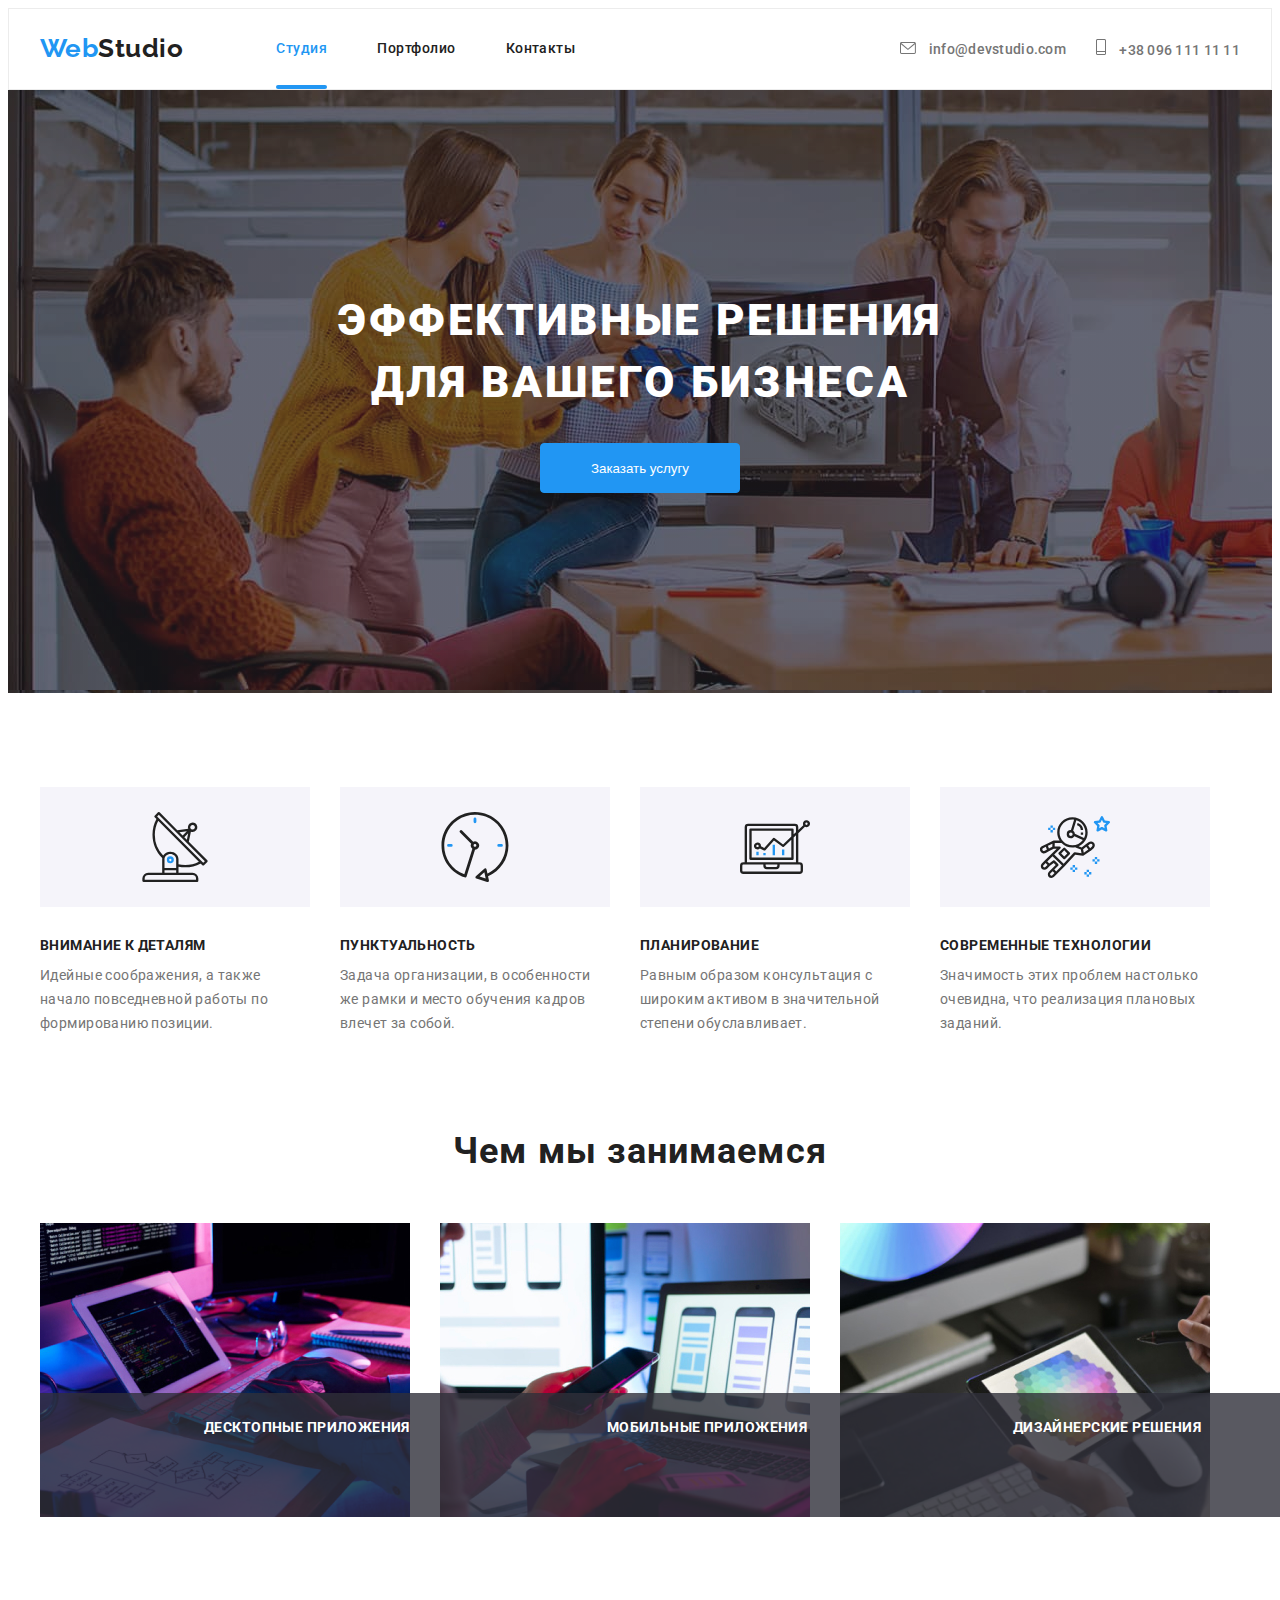
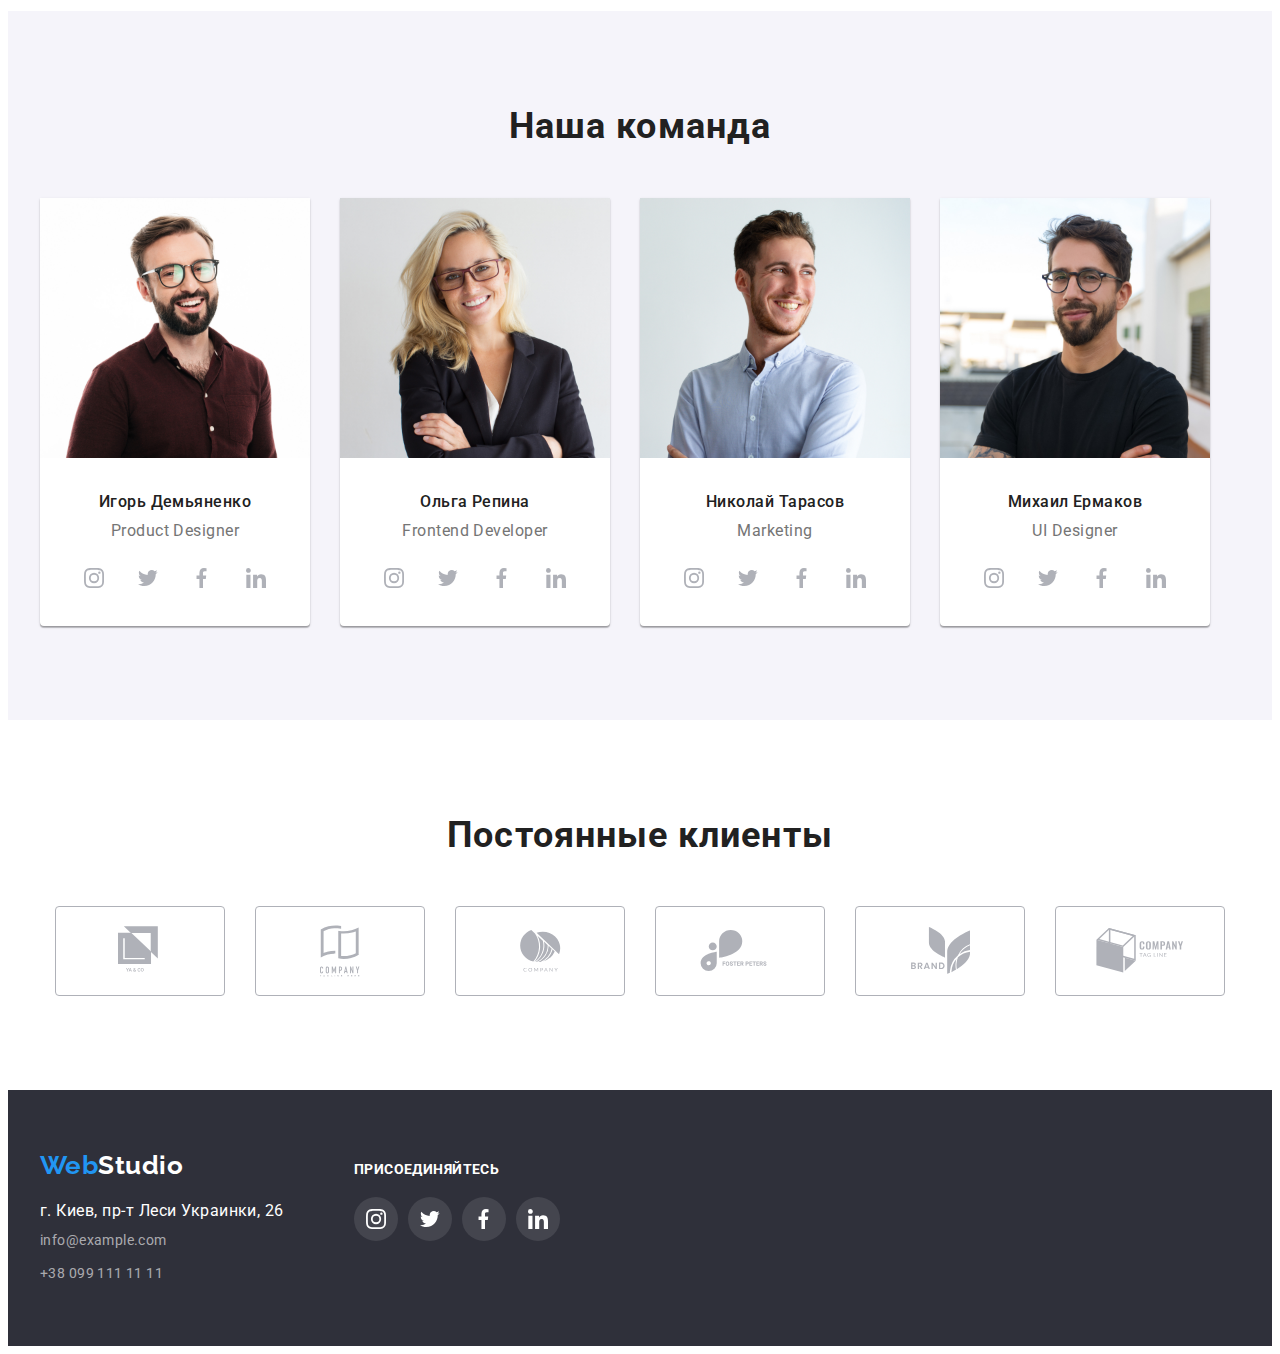
<file: index.html>
<!DOCTYPE html>
<html lang="ru">
  <head>
    <meta charset="UTF-8" />
    <meta name="viewport" content="width=device-width, initial-scale=1.0" />
    <link
      href="https://fonts.googleapis.com/css2?family=Raleway:wght@400;700&family=Roboto:wght@400;500;700;900&display=swap"
      rel="stylesheet"
    />
    <link
      rel="stylesheet"
      href="https://cdnjs.cloudflare.com/ajax/libs/modern-normalize/1.0.0/modern-normalize.min.css"
      integrity="sha512-ISS7cAi1PEhQ8jnbJpJZMd29NlhNj4AWYyLOSp2CE/CsHxTCu+r+t0D2yoJudVrd0/8fTVPUVDzY5Tvli75u/g=="
      crossorigin="anonymous"
    />
    <link rel="stylesheet" href="./css/styles.css" />
    <title>Document</title>
  </head>

  <body class="body">
    <header class="page-header">
      <div class="container">
        <div class="flex">
          <nav class="main-nav">
            <a href="./index.html" class="logo"
              ><span class="black">Web</span>Studio</a
            >
            <ul class="site-nav list">
              <li class="item">
                <a href="./index.html" class="current">Студия</a>
              </li>
              <li class="item">
                <a href="./portfolio.html">Портфолио</a>
              </li>
              <li class="item">
                <a href="#">Контакты</a>
              </li>
            </ul>
          </nav>

         
            <div class="contacts"></div>
              <a href="mailto:info@devstudio.com" class="envelope-link">
                <svg width="16" height="12" class="envelope-picture">
                  <use
                    href="./images/symbol-defs.svg#icon-envelopehover--"
                  ></use>
                </svg>
                info@devstudio.com
              </a>

              <a href="tel:+380961111111" class="phone-link">
                <svg width="10" height="16" class="phone-picture">
                  <use href="./images/symbol-defs.svg#icon-Vector"></use>
                </svg>
                +38 096 111 11 11</a>
            </div>
         
        </div>
      </div>
    </header>

    <main>
      <section class="hero">
        <div class="container-hero">
          <div class="hero-box">
            <h1 class="hero-title">
              Эффективные решения<br />
              для вашего бизнеса
            </h1>

            <button class="hero-button" data-modal-open>Заказать услугу</button>
          </div>
        </div>
      </section>

     

      <section class="feachers">
        <div class="container-feacher">
          <ul class="feacher-list">
            <li class="feacher-list-item">
              <div class="vectors">
                <svg width="70" height="70">
                  <use href="./images/symbol-defs.svg#icon-antenna1"></use>
                </svg>
              </div>
              <h3 class="feacher-title">Внимание к деталям</h3>
              <p class="feacher-text">
                Идейные соображения, а также начало повседневной работы по
                формированию позиции.
              </p>
            </li>

            <li class="feacher-list-item">
              <div class="vectors">
                <svg width="70" height="70">
                  <use href="./images/symbol-defs.svg#icon-clock1"></use>
                </svg>
              </div>
              <h3 class="feacher-title">Пунктуальность</h3>

              <p class="feacher-text">
                Задача организации, в особенности же рамки и место обучения
                кадров влечет за собой.
              </p>
            </li>

            <li class="feacher-list-item">
              <div class="vectors">
                <svg width="70" height="70">
                  <use href="./images/symbol-defs.svg#icon-diagram1--"></use>
                </svg>
              </div>
              <h3 class="feacher-title">Планирование</h3>
              <p class="feacher-text">
                Равным образом консультация с широким активом в значительной
                степени обуславливает.
              </p>
            </li>

            <li class="feacher-list-item">
              <div class="vectors">
                <svg width="70" height="70">
                  <use href="./images/symbol-defs.svg#icon-astronaut-1"></use>
                </svg>
              </div>
              <h3 class="feacher-title">Современные технологии</h3>
              <p class="feacher-text">
                Значимость этих проблем настолько очевидна, что реализация
                плановых заданий.
              </p>
            </li>
          </ul>
        </div>
      </section>

      <section class="work">
        <div class="container-work">
          <h2 class="work-title">Чем мы занимаемся</h2>
          <ul class="work-list">

            <li class="work-item">

              <div class="work-thumb">
               <img src="images/33(1).jpg"
                alt="Планшет на столе"
                width="370"
                height="294" class="work-picture"
              />
              <p class="work-text">Десктопные приложения</p>
            </div>
              
            </li>

            <li class="work-item">
              <div class="work-thumb">
              <img
                src="images/33(2).jpg"
                alt="Планшет и телефон"
                width="370"
                height="294" class="work-picture"
              />
              <p class="work-text">Мобильные приложения</p>
            </div>
            </li>

            <li class="work-item">

              <div class="work-thumb">

              <img
                src="images/33(3).jpg"
                alt="Планшет в руках"
                width="370"
                height="294" class="work-picture"
              />
              <p class="work-text">Дизайнерские решения</p>
            </div>

            </li>
          </ul>
        </div>
      </section>

      <section class="team">
        <div class="container-team">
          <div class="team-box">
            <h2 class="team-title">Наша команда</h2>

            <ul class="photo">
              <li class="team-item">
                <img
                  src="images/img1.jpg"
                  alt="Парень в коричневой рубашке"
                  width="270"
                  height="260"
                />

                <h3 class="name-title">Игорь Демьяненко</h3>
                <p class="name-text">Product Designer</p>
                <ul class="media-list">
                  <li class="social">
                    <a href="#" class="social-link .current"
                      ><svg width="20" height="20" class="media-picture">
                        <use
                          href="./images/symbol-defs.svg#icon-instagram2"
                        ></use></svg
                    ></a>
                  </li>

                  <li class="social">
                    <a href="#" class="social-link"
                      ><svg width="20" height="20" class="media-picture">
                        <use
                          href="./images/symbol-defs.svg#icon-Vector5"
                        ></use></svg
                    ></a>
                  </li>

                  <li class="social">
                    <a href="#" class="social-link"
                      ><svg width="20" height="20" class="media-picture">
                        <use
                          href="./images/symbol-defs.svg#icon-Vector4"
                        ></use></svg
                    ></a>
                  </li>

                  <li class="social">
                    <a href="#" class="social-link"
                      ><svg width="20" height="20" class="media-picture">
                        <use
                          href="./images/symbol-defs.svg#icon-linkedin1"
                        ></use></svg
                    ></a>
                  </li>
                </ul>
              </li>

              <li class="team-item">
                <img
                  src="images/img2.jpg"
                  alt="Девушка в черном пиджаке"
                  width="270"
                  height="260"
                />
                <h3 class="name-title">Ольга Репина</h3>
                <p class="name-text">Frontend Developer</p>
                <ul class="media-list">
                  <li class="social">
                    <a href="#" class="social-link"
                      ><svg width="20" height="20" class="media-picture">
                        <use
                          href="./images/symbol-defs.svg#icon-instagram2"
                        ></use></svg
                    ></a>
                  </li>

                  <li class="social">
                    <a href="#" class="social-link"
                      ><svg width="20" height="20" class="media-picture">
                        <use
                          href="./images/symbol-defs.svg#icon-Vector5"
                        ></use></svg
                    ></a>
                  </li>

                  <li class="social">
                    <a href="#" class="social-link"
                      ><svg width="20" height="20" class="media-picture">
                        <use
                          href="./images/symbol-defs.svg#icon-Vector4"
                        ></use></svg
                    ></a>
                  </li>

                  <li class="social">
                    <a href="#" class="social-link"
                      ><svg width="20" height="20" class="media-picture">
                        <use
                          href="./images/symbol-defs.svg#icon-linkedin1"
                        ></use></svg
                    ></a>
                  </li>
                </ul>
              </li>

              <li class="team-item">
                <img
                  src="images/img3.jpg"
                  alt="Парень в голубой рубашке"
                  width="270"
                  height="260"
                />
                <h3 class="name-title">Николай Тарасов</h3>
                <p class="name-text">Marketing</p>
                <ul class="media-list">
                  <li class="social">
                    <a href="#" class="social-link"
                      ><svg width="20" height="20" class="media-picture">
                        <use
                          href="./images/symbol-defs.svg#icon-instagram2"
                        ></use></svg
                    ></a>
                  </li>

                  <li class="social">
                    <a href="#" class="social-link"
                      ><svg width="20" height="20" class="media-picture">
                        <use
                          href="./images/symbol-defs.svg#icon-Vector5"
                        ></use></svg
                    ></a>
                  </li>

                  <li class="social">
                    <a href="#" class="social-link"
                      ><svg width="20" height="20" class="media-picture">
                        <use
                          href="./images/symbol-defs.svg#icon-Vector4"
                        ></use></svg
                    ></a>
                  </li>

                  <li class="social">
                    <a href="#" class="social-link"
                      ><svg width="20" height="20" class="media-picture">
                        <use
                          href="./images/symbol-defs.svg#icon-linkedin1"
                        ></use></svg
                    ></a>
                  </li>
                </ul>
              </li>

              <li class="team-item">
                <img
                  src="images/img4.jpg"
                  alt="Парень в черной футболке"
                  width="270"
                  height="260"
                />
                <h3 class="name-title">Михаил Ермаков</h3>
                <p class="name-text">UI Designer</p>
                <ul class="media-list">
                  <li class="social">
                    <a href="#" class="social-link"
                      ><svg width="20" height="20" class="media-picture">
                        <use
                          href="./images/symbol-defs.svg#icon-instagram2"
                        ></use></svg
                    ></a>
                  </li>

                  <li class="social">
                    <a href="#" class="social-link"
                      ><svg width="20" height="20" class="media-picture">
                        <use
                          href="./images/symbol-defs.svg#icon-Vector5"
                        ></use></svg
                    ></a>
                  </li>

                  <li class="social">
                    <a href="#" class="social-link"
                      ><svg width="20" height="20" class="media-picture">
                        <use
                          href="./images/symbol-defs.svg#icon-Vector4"
                        ></use></svg
                    ></a>
                  </li>

                  <li class="social">
                    <a href="#" class="social-link"
                      ><svg width="20" height="20" class="media-picture">
                        <use
                          href="./images/symbol-defs.svg#icon-linkedin1"
                        ></use></svg
                    ></a>
                  </li>
                </ul>
              </li>
            </ul>
          </div>
        </div>
      </section>

      <section class="customers">
        <div class="container">
          <h2 class="customers-title">Постоянные клиенты</h2>
          <ul class="customers-list">
            <li class="customers-item">
              <a href="#" class="customers-link"
                ><svg width="44" height="49" class="picture">
                  <use href="./images/symbol-defs.svg#icon-logo1"></use></svg
              ></a>
            </li>

            <li class="customers-item">
              <a href="#" class="customers-link"
                ><svg width="40" height="52" class="picture">
                  <use href="./images/symbol-defs.svg#icon-logo2"></use></svg
              ></a>
            </li>

            <li class="customers-item">
              <a href="#" class="customers-link"
                ><svg width="41" height="42" class="picture">
                  <use href="./images/symbol-defs.svg#icon-logo3"></use></svg
              ></a>
            </li>

            <li class="customers-item">
              <a href="#" class="customers-link"
                ><svg width="80" height="42" class="picture">
                  <use href="./images/symbol-defs.svg#icon-logo4"></use></svg
              ></a>
            </li>

            <li class="customers-item">
              <a href="#" class="customers-link"
                ><svg width="59" height="47" class="picture">
                  <use href="./images/symbol-defs.svg#icon-logo5"></use></svg
              ></a>
            </li>

            <li class="customers-item">
              <a href="#" class="customers-link"
                ><svg width="88" height="45" class="picture">
                  <use href="./images/symbol-defs.svg#icon-logo6"></use></svg
              ></a>
            </li>
          </ul>
        </div>
      </section>
    </main>

    <footer class="footer">
      <div class="container-footer">
        <div class="kolonky">
          <div class="footer-box">
            <a href="./index.html" class="logo-footer"
              ><span class="black">Web</span
              ><span class="white">Studio</span></a
            >
            <address class="address">
              <ul class="footer-list">
                <li>
                  <a href="#" class="link-a">г. Киев, пр-т Леси Украинки, 26</a>
                </li>
                <li>
                  <a href="mailto:info@example.com" class="link"
                    >info@example.com</a
                  >
                </li>
                <li>
                  <a href="tel:+380991111111" class="footer-link"
                    >+38 099 111 11 11</a
                  >
                </li>
              </ul>
            </address>
          </div>

          <div class="spysok">
            <h3 class="footer-title">присоединяйтесь</h3>
            <ul class="footer-media-list">
              <li class="footer-social">
                <a href="#" class="footer-social-link"
                  ><svg width="20" height="20" class="footer-media-picture">
                    <use
                      href="./images/symbol-defs.svg#icon-instagram2"
                    ></use></svg
                ></a>
              </li>

              <li class="footer-social">
                <a href="#" class="footer-social-link"
                  ><svg width="20" height="20" class="footer-media-picture">
                    <use
                      href="./images/symbol-defs.svg#icon-Vector5"
                    ></use></svg
                ></a>
              </li>

              <li class="footer-social">
                <a href="#" class="footer-social-link"
                  ><svg width="20" height="20" class="footer-media-picture">
                    <use
                      href="./images/symbol-defs.svg#icon-Vector4"
                    ></use></svg
                ></a>
              </li>

              <li class="footer-social">
                <a href="#" class="footer-social-link"
                  ><svg width="20" height="20" class="footer-media-picture">
                    <use
                      href="./images/symbol-defs.svg#icon-linkedin1"
                    ></use></svg
                ></a>
              </li>
            </ul>
          </div>
        </div>
      </div>
    </footer>
    <div class="backdrop is-hidden" data-modal>
      <div class="modal">
        <button data-modal-close class="close-btn">
          <svg width="11" height="11" class="cross" >
          <use href="./images/symbol-defs2(1).svg#icon-Vector55"></use>
        </svg>
        </button>
      </div>
    </div>

    <script src="js/modal.js"></script>
  </body>
</html>
</file>
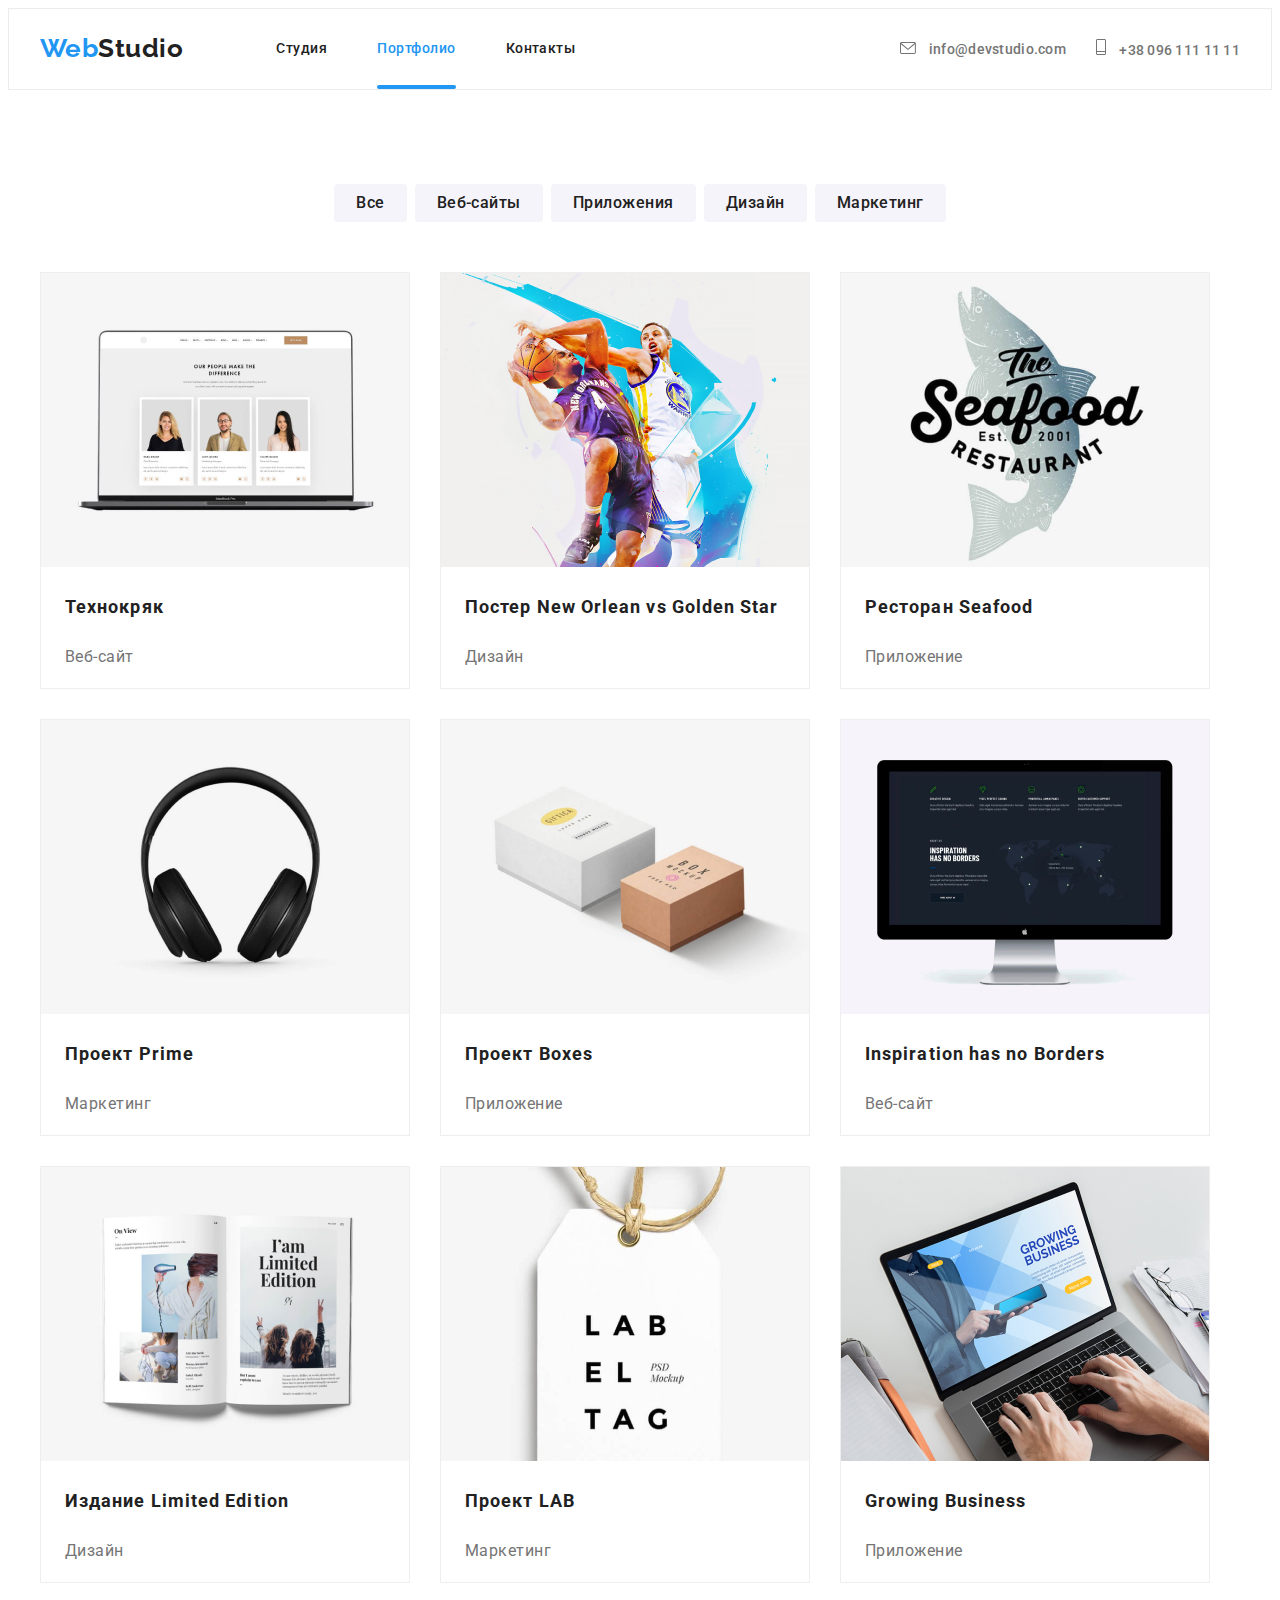
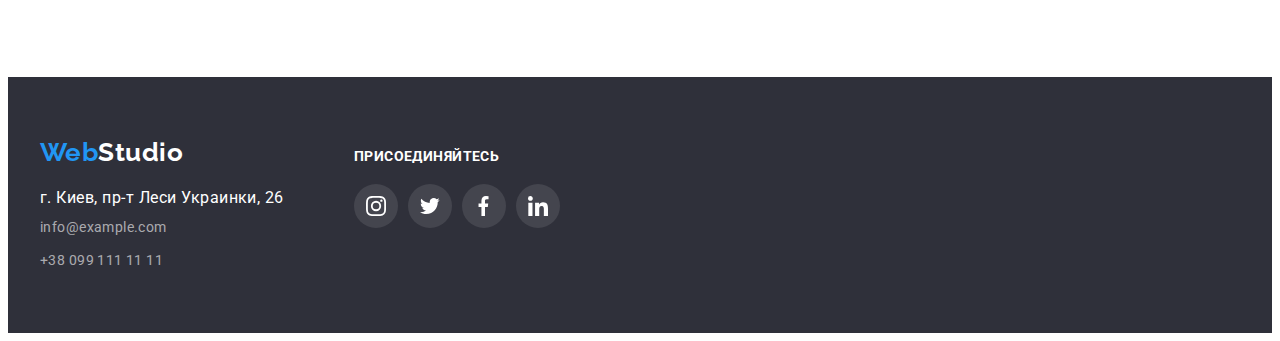
<file: portfolio.html>
<!DOCTYPE html>
<html lang="ru">
  <head>
    <meta charset="UTF-8" />
    <meta name="viewport" content="width=device-width, initial-scale=1.0" />
    <link
      href="https://fonts.googleapis.com/css2?family=Raleway:wght@400;700&family=Roboto:wght@400;500;700;900&display=swap"
      rel="stylesheet"
    />
    <link
      rel="stylesheet"
      href="https://cdnjs.cloudflare.com/ajax/libs/modern-normalize/1.0.0/modern-normalize.min.css"
      integrity="sha512-ISS7cAi1PEhQ8jnbJpJZMd29NlhNj4AWYyLOSp2CE/CsHxTCu+r+t0D2yoJudVrd0/8fTVPUVDzY5Tvli75u/g=="
      crossorigin="anonymous"
    />
    <link rel="stylesheet" href="./css/styles.css" />
    <title>Document</title>
  </head>

  <body class="body">
    <header class="page-header">
      <div class="container">
        <div class="flex">
          <nav class="main-nav">
            <a href="./index.html" class="logo"
              ><span class="black">Web</span>Studio</a
            >
            <ul class="site-nav list">
              <li class="item">
                <a href="./index.html">Студия</a>
              </li>
              <li class="item">
                <a href="./portfolio.html" class="current">Портфолио</a>
              </li>
              <li class="item">
                <a href="#">Контакты</a>
              </li>
            </ul>
          </nav>

          <div class="contacts"></div>
          <a href="mailto:info@devstudio.com" class="envelope-link">
            <svg width="16" height="12" class="envelope-picture">
              <use href="./images/symbol-defs.svg#icon-envelopehover--"></use>
            </svg>
            info@devstudio.com
          </a>

          <a href="tel:+380961111111" class="phone-link">
            <svg width="10" height="16" class="phone-picture">
              <use href="./images/symbol-defs.svg#icon-Vector"></use>
            </svg>
            +38 096 111 11 11</a
          >
        </div>
        </div>
      </div>
    </header>

    <main>
      <section class="menu">
        <div class="container">
          <ul class="filter-list">
            <li class="filter-item">
              <button class="button-p">Все</button>
            </li>
            <li class="filter-item">
              <button class="button-p">Веб-сайты</button>
            </li>
            <li class="filter-item">
              <button class="button-p">Приложения</button>
            </li>
            <li class="filter-item">
              <button class="button-p">Дизайн</button>
            </li>
            <li class="filter-item">
              <button class="button-p">Маркетинг</button>
            </li>
          </ul>

          <ul class="list">
            <li class="flex-element">
           
            

              <a href="#" class="posters" >

                <div class="thumb">
                  
                  <img
                  src="./images/img11.jpg"
                  alt="Ноутбук"
                  width="370"
                  height="294" >
              


                    <p class="tehno-text">Технокряк это современная площадка распространения коронавируса. Компании используют эту платформу для цифрового шпионажа и атак на защищённые сервера конкурентов.
                  </p>

               </div>

                <h3 class="names">Технокряк</h3>
                <p class="text">Веб-сайт</p>
              </a>
            </li>
      
            <li class="flex-element">
              <a href="#" class="posters"
                ><div class="thumb">
                  
                  <img
                  src="./images/img(2).jpg"
                  alt="Ноутбук"
                  width="370"
                  height="294" >
              


                    <p class="tehno-text">Технокряк это современная площадка распространения коронавируса. Компании используют эту платформу для цифрового шпионажа и атак на защищённые сервера конкурентов.
                  </p>

               </div>

                <h3 class="names">Постер New Orlean vs Golden Star</h3>
                <p class="text">Дизайн</p></a
              >
            </li>

            <li class="flex-element">
              <a href="#" class="posters"
                ><div class="thumb">
                  
                  <img
                  src="./images/img(1).jpg"
                  alt="Ноутбук"
                  width="370"
                  height="294" >
              


                    <p class="tehno-text">Технокряк это современная площадка распространения коронавируса. Компании используют эту платформу для цифрового шпионажа и атак на защищённые сервера конкурентов.
                  </p>

               </div>
                <h3 class="names">Ресторан Seafood</h3>
                <p class="text">Приложение</p></a
              >
            </li>

            <li class="flex-element">
              <a href="#" class="posters"
                ><div class="thumb">
                  
                  <img
                  src="./images/img(3).jpg"
                  alt="Ноутбук"
                  width="370"
                  height="294" >
              


                    <p class="tehno-text">Технокряк это современная площадка распространения коронавируса. Компании используют эту платформу для цифрового шпионажа и атак на защищённые сервера конкурентов.
                  </p>

               </div>
                <h3 class="names">Проект Prime</h3>
                <p class="text">Маркетинг</p></a
              >
            </li>

            <li class="flex-element">
              <a href="#" class="posters"
                ><div class="thumb">
                  
                  <img
                  src="./images/img(4).jpg"
                  alt="Ноутбук"
                  width="370"
                  height="294" >
              


                    <p class="tehno-text">Технокряк это современная площадка распространения коронавируса. Компании используют эту платформу для цифрового шпионажа и атак на защищённые сервера конкурентов.
                  </p>

               </div>
                <h3 class="names">Проект Boxes</h3>
                <p class="text">Приложение</p></a
              >
            </li>

            <li class="flex-element">
              <a href="#" class="posters"
                ><div class="thumb">
                  
                  <img
                  src="./images/img(5).jpg"
                  alt="Ноутбук"
                  width="370"
                  height="294" >
              


                    <p class="tehno-text">Технокряк это современная площадка распространения коронавируса. Компании используют эту платформу для цифрового шпионажа и атак на защищённые сервера конкурентов.
                  </p>

               </div>
                <h3 class="names">Inspiration has no Borders</h3>
                <p class="text">Веб-сайт</p></a
              >
            </li>

            <li class="flex-element">
              <a href="#" class="posters"
                ><div class="thumb">
                  
                  <img
                  src="./images/img(6).jpg"
                  alt="Ноутбук"
                  width="370"
                  height="294" >
              


                    <p class="tehno-text">Технокряк это современная площадка распространения коронавируса. Компании используют эту платформу для цифрового шпионажа и атак на защищённые сервера конкурентов.
                  </p>

               </div>
                <h3 class="names">Издание Limited Edition</h3>
                <p class="text">Дизайн</p></a
              >
            </li>

            <li class="flex-element">
              <a href="#" class="posters"
                ><div class="thumb">
                  
                  <img
                  src="./images/img(7).jpg"
                  alt="Ноутбук"
                  width="370"
                  height="294" >
              


                    <p class="tehno-text">Технокряк это современная площадка распространения коронавируса. Компании используют эту платформу для цифрового шпионажа и атак на защищённые сервера конкурентов.
                  </p>

               </div>
                <h3 class="names">Проект LAB</h3>
                <p class="text">Маркетинг</p></a
              >
            </li>

            <li class="flex-element">
              <a href="#" class="posters">
                <div class="thumb">
                  
                  <img
                  src="./images/img(8).jpg"
                  alt="Ноутбук"
                  width="370"
                  height="294" >
              


                    <p class="tehno-text">Технокряк это современная площадка распространения коронавируса. Компании используют эту платформу для цифрового шпионажа и атак на защищённые сервера конкурентов.
                  </p>

               </div>
                <h3 class="names">Growing Business</h3>
                <p class="text">Приложение</p></a
              >
            </li>
          </ul>
       </div>
      </section>
     
    </main>

    <footer class="footer">
      <div class="container-footer">
        <div class="kolonky">
          <div class="footer-box">
            <a href="./index.html" class="logo-footer"
              ><span class="black">Web</span
              ><span class="white">Studio</span></a
            >
            <address class="address">
              <ul class="footer-list">
                <li>
                  <a href="#" class="link-a">г. Киев, пр-т Леси Украинки, 26</a>
                </li>
                <li>
                  <a href="mailto:info@example.com" class="link"
                    >info@example.com</a
                  >
                </li>
                <li>
                  <a href="tel:+380991111111" class="footer-link"
                    >+38 099 111 11 11</a
                  >
                </li>
              </ul>
            </address>
          </div>

          <div class="spysok">
            <h3 class="footer-title">присоединяйтесь</h3>
            <ul class="footer-media-list">
              <li class="footer-social">
                <a href="#" class="footer-social-link"
                  ><svg width="20" height="20" class="footer-media-picture">
                    <use
                      href="./images/symbol-defs.svg#icon-instagram2"
                    ></use></svg
                ></a>
              </li>

              <li class="footer-social">
                <a href="#" class="footer-social-link"
                  ><svg width="20" height="20" class="footer-media-picture">
                    <use
                      href="./images/symbol-defs.svg#icon-Vector5"
                    ></use></svg
                ></a>
              </li>

              <li class="footer-social">
                <a href="#" class="footer-social-link"
                  ><svg width="20" height="20" class="footer-media-picture">
                    <use
                      href="./images/symbol-defs.svg#icon-Vector4"
                    ></use></svg
                ></a>
              </li>

              <li class="footer-social">
                <a href="#" class="footer-social-link"
                  ><svg width="20" height="20" class="footer-media-picture">
                    <use
                      href="./images/symbol-defs.svg#icon-linkedin1"
                    ></use></svg
                ></a>
              </li>
            </ul>
          </div>
        </div>
      </div>
    </footer>
  </body>
</html>
</file>
<file: css/styles.css>
:root {
  --primary-text-color: #757575;
  --title-text-color: #212121;
  --secondary-black-color: #2f303a;
  --accent-color: #2196f3;
  --primary-white-color: #ffffff;
  --secondary-white-color: #f5f4fa;
  --secondary-grey-color: #ececec;
  --primary-grey-color: #afb1b8;
}

html {
  box-sizing: border-box;
}

/* Стилі для index.html*/

body {
  background-color: var(--primary-white-color);
  color: var(--title-text-color);
  font-family: Roboto, sans-serif;
  letter-spacing: 0.03em;
}

.container {
  width: 1200px;
  margin-left: auto;
  margin-right: auto;
  padding-right: 15px;
  padding-left: 15px;
  background-color: var(--primary-white-color);
}

.flex {
  display: flex;
  align-items: center;
}

/* HEADER*/

.page-header {
  background: var(--primary-white-color);
  padding-top: 24px;
  padding-bottom: 25px;
  border: 1px solid #ececec;
}

.adr-link {
  color: var(--primary-text-color);
  font-style: normal;
  text-decoration: none;

  font-weight: 500;
  font-size: 14px;
  line-height: 1.1;
  letter-spacing: 0.02em;
  transition: color 3250ms cubic-bezier(0.4, 0, 0.2, 1);
}

.adr-link:hover,
.adr-link:focus {
  color: var(--accent-color);
}

.adr-list {
  display: flex;
  list-style: none;
  font-style: normal;
  margin: 0;
  padding: 0;
  margin-left: auto;
}

.adr-list .item:not(:last-child) {
  margin-right: 50px;
}

.main-nav {
  display: flex;
  align-items: center;
}

/* LOGO */

.logo {
  color: var(--title-text-color);
  font-family: Raleway, sans-serif;
  font-family: Raleway;
  font-style: 400;
  font-weight: 700;
  font-size: 26px;
  line-height: 1.2;
  text-decoration: none;
  margin-right: 93px;
  align-self: center;
  transition: color 250ms cubic-bezier(0.4, 0, 0.2, 1);
}

.logo:hover,
.logo:focus {
  color: var(--accent-color);
}

.black {
  color: var(--accent-color);
}

.white {
  color: var(--primary-white-color);
}

.list {
  list-style: none;
}

/* SITE-NAV */

.site-nav .item:not(:last-child) {
  margin-right: 50px;
}

.site-nav a {
  position: relative;
  display: block;

  color: var(--title-text-color);
  font-family: Roboto;
  font-style: 400;
  font-weight: 500;
  font-size: 14px;
  line-height: 1.2;
  text-decoration: none;
  transition: color 250ms cubic-bezier(0.4, 0, 0.2, 1);
}

.site-nav a:hover,
.site-nav a:focus {
  color: var(--accent-color);
}

.site-nav .current {
  color: var(--accent-color);
}

.site-nav list {
  display: block;
  margin-top: 0;
  margin-bottom: 0;
}
.site-nav .item a.current::after {
  position: absolute;
  content: "";
  display: block;
  width: 100%;
  height: 4px;
  border-radius: 2px;
  background-color: rgba(33, 150, 243, 1);
  bottom: -32px;
}

.contacts {
  margin-left: auto;
}

.envelope-picture {
  fill: var(--primary-text-color);
  margin-right: 10px;
  transition: fill 250ms cubic-bezier(0.4, 0, 0.2, 1);
}

.phone-picture {
  fill: var(--primary-text-color);
  margin-right: 10px;
  margin-left: 30px;
  transition: fill 250ms cubic-bezier(0.4, 0, 0.2, 1);
}

.phone-link {
  text-decoration: none;
  color: var(--primary-text-color);
  font-family: Roboto;
  font-style: normal;
  font-weight: 500;
  font-size: 14px;
  line-height: 16px;
  letter-spacing: 0.02em;
  transition: color 250ms cubic-bezier(0.4, 0, 0.2, 1);
}

.envelope-link {
  text-decoration: none;
  color: var(--primary-text-color);
  font-family: Roboto;
  font-style: normal;
  font-weight: 500;
  font-size: 14px;
  line-height: 16px;
  letter-spacing: 0.02em;
  transition: color 250ms cubic-bezier(0.4, 0, 0.2, 1);
}

.envelope-link:hover {
  color: var(--accent-color);
}

.phone-link:hover {
  color: var(--accent-color);
}

.envelope-link:hover svg {
  fill: var(--accent-color);
}

.phone-link:hover svg {
  fill: var(--accent-color);
}

.envelope-link:hover.phone-link:hover svg {
  fill: var(--accent-color);
}

/*HERO */

.hero {
  /* background: var(--secondary-black-color);*/
  text-align: center;
  background-image: linear-gradient(
      to right,
      rgba(47, 48, 58, 0.4),
      rgba(47, 48, 58, 0.4)
    ),
    url(..//images/Img101.jpg);

  padding-top: 200px;
  padding-bottom: 200px;
}

.hero-title {
  color: var(--primary-white-color);
  /* background: var(--secondary-black-color);*/
  font-family: Roboto;
  font-style: 400;
  font-weight: 900;
  font-size: 44px;
  line-height: 1.4;
  text-align: center;
  letter-spacing: 0.06em;
  text-transform: uppercase;
  margin-top: 0;
  margin-bottom: 30px;
}

.hero-button {
  color: var(--primary-white-color);
  background-color: var(--accent-color);
  width: 200px;
  height: 50px;
  border-radius: 4px;
  border: 1px solid var(--accent-color);
}

.container-hero {
  width: 1200px;
  margin-left: auto;
  margin-right: auto;
  padding-right: 15px;
  padding-left: 15px;
}

/* WORK */

.work-title,
.team-title {
  color: var(--title-text-color);
}

.container-work {
  width: 1200px;
  margin-left: auto;
  margin-right: auto;
  padding-right: 15px;
  padding-left: 15px;
}

/* VECTOR-LIST*/

.vectors {
  width: 270px;
  height: 120px;
  display: flex;
  justify-content: center;
  align-items: center;
  background-color: var(--secondary-white-color);
  margin-bottom: 30px;
}

/* FEACHERS */
.feachers {
  margin-top: 0;
  margin-bottom: 0;
  padding-top: 94px;
  padding-bottom: 0;
}

.feacher-list {
  color: var(--primary-text-color);
  font-family: Roboto;
  font-style: 400;
  font-weight: 400;
  font-size: 14px;
  line-height: 1.7;
  letter-spacing: 0.03em;
  list-style: none;
}

.feacher-list {
  display: flex;
  padding: 0;
  margin: 0;
}

.feacher-title {
  color: var(--title-text-color);
  font-family: Roboto;
  font-style: 400;
  font-weight: 700;
  font-size: 14px;
  line-height: 1.2;
  letter-spacing: 0.03em;
  text-transform: uppercase;
  margin-top: 0;
  margin-bottom: 10px;
}

.feacher-list-item {
  width: 270px;
}

.feacher-list-item:not(:last-child) {
  margin-right: 30px;
}

.container-feacher {
  width: 1200px;
  margin-left: auto;
  margin-right: auto;
  padding-right: 15px;
  padding-left: 15px;
}
.feacher-text {
  margin-top: 0;
  margin-bottom: 0;
}

/* WORK */
.work {
  background: var(--primary-white-color);
  margin-top: 0;
  margin-bottom: 0;
  padding-top: 94px;
  padding-bottom: 94px;
}

.container-work {
  width: 1200px;
  margin-left: auto;
  margin-right: auto;
  padding-right: 15px;
  padding-left: 15px;
}

.work-title {
  color: var(--title-text-color);
  font-family: Roboto;
  font-style: 400;
  font-weight: 700;
  font-size: 36px;
  line-height: 1.2;
  text-align: center;
  letter-spacing: 0.03em;
  margin-top: 0;
  margin-bottom: 50px;
}

.work-list {
  display: flex;
  list-style: none;
  margin-top: 0;
  margin-bottom: 0;
  padding: 0;
}
.work-picture {
  margin: 0;
}

.work-item :not(:last-child) {
  margin-right: 30px;
}

.work-list img {
  display: block;
}

.work-thumb {
  position: relative;
}
.work-text {
  position: absolute;
  width: 370px;
  height: 70px;
  margin: 0;
  padding-top: 27px;
  padding-bottom: 27px;
  padding-left: 82px;
  padding-right: 82px;
  font-family: Roboto;
  font-style: 400;
  font-weight: 700;
  font-size: 14px;
  line-height: 1.1;
  text-align: center;
  letter-spacing: 0.03em;
  text-transform: uppercase;

  color: var(--primary-white-color);
  background-color: rgba(47, 48, 58, 0.8);
  transform: translateY(-100%);
}

/* TEAM */

.team {
  padding-top: 94px;
  padding-bottom: 94px;
  background-color: var(--secondary-white-color);
  text-align: center;
}

.team-title {
  font-family: Roboto;
  font-style: 400;
  font-weight: 700;
  font-size: 36px;
  line-height: 1.2;
  text-align: center;
  letter-spacing: 0.03em;
  margin-top: 0;
  margin-bottom: 50px;
}

.photo {
  display: flex;
  list-style: none;
  margin: 0;
  padding: 0;
}

.name-title {
  font-family: Roboto;
  font-style: 400;
  font-weight: 500;
  font-size: 16px;
  line-height: 1.2;
  letter-spacing: 0.03em;
  margin-top: 30px;
  margin-bottom: 10px;
}

.name-text {
  font-family: Roboto;
  font-style: 400;
  font-weight: 400;
  font-size: 16px;
  line-height: 1.2;
  letter-spacing: 0.03em;
  color: var(--primary-text-color);
  margin-top: 0;
}

.team-item:not(:last-child) {
  margin-right: 30px;
}

.team-item {
  width: 270px;
  height: 428px;
  box-sizing: border-box;
  border-radius: 0px 0px 4px 4px;
  box-shadow: 0px 1px 3px rgba(0, 0, 0, 0.12), 0px 1px 1px rgba(0, 0, 0, 0.14),
    0px 2px 1px rgba(0, 0, 0, 0.2);
  background: var(--primary-white-color);
}

.container-team {
  width: 1200px;
  margin-left: auto;
  margin-right: auto;
  padding-right: 15px;
  padding-left: 15px;
}

/* CUSTOMERS */

.customers {
  padding-top: 94px;
  padding-bottom: 94px;
  background-color: var(--primary-white-color);
  text-align: center;
}

.container {
  width: 1200px;
  margin-left: auto;
  margin-right: auto;
  padding-right: 15px;
  padding-left: 15px;
}

.customers-title {
  margin-top: 0;
  margin-bottom: 50px;

  font-family: Roboto;
  font-style: normal;
  font-weight: bold;
  font-size: 36px;
  line-height: 42px;
  text-align: center;
  letter-spacing: 0.03em;
  color: var(--title-text-color);
}

.customers-item:hover .customers-link {
  border: 1px solid var(--accent-color);
}

.customers-link {
  display: flex;
  justify-content: center;
  align-items: center;
  width: 170px;
  height: 90px;

  border: 1px solid #afb1b8;
  box-sizing: border-box;
  border-radius: 4px;
  transition: color 250ms cubic-bezier(0.4, 0, 0.2, 1);
}

.customers-item:hover svg,
.customers-item:focus svg {
  fill: var(--accent-color);
}

.customers-list {
  margin: 0;
  padding: 0;
  list-style: none;
  display: flex;
  justify-content: center;
  align-items: center;
}

.customers-item:not(:last-child) {
  margin-right: 30px;
}

.picture {
  fill: #afb1b8;
}

/* SOCIAL-MEDIA*/

.media-list {
  margin: 0;
  padding: 0;
  list-style: none;
  display: flex;
  justify-content: center;
  align-items: center;
}
.social:not(:last-child) {
  margin-right: 10px;
  transition: fill 250ms cubic-bezier(0.4, 0, 0.2, 1);
}

.social:hover svg,
.social:focus svg {
  fill: var(--primary-white-color);
}

.social:hover .social-link {
  background: var(--accent-color);
}

.media-picture {
  fill: var(--primary-grey-color);
  transition: fill 250ms cubic-bezier(0.4, 0, 0.2, 1);
}

.social-link {
  display: flex;
  justify-content: center;
  align-items: center;
  width: 44px;
  height: 44px;
  border-radius: 50%;
  transition: color 250ms cubic-bezier(0.4, 0, 0.2, 1);
}

/* FOOTER MEDIA-LIST*/

.spysok {
  margin-left: 70px;
  align-self: baseline;
}

.footer-title {
  margin-top: 0;
  margin-bottom: 20px;

  font-family: Roboto;
  font-style: normal;
  font-weight: 700;
  font-size: 14px;
  line-height: 16px;
  text-align: left;
  letter-spacing: 0.03em;
  text-transform: uppercase;
  color: var(--primary-white-color);
}

.footer-media-list {
  margin: 0;
  padding: 0;
  list-style: none;
  display: flex;
  justify-content: center;
  align-items: center;
}

.footer-social:not(:last-child) {
  margin-right: 10px;
  transition: fill 250ms cubic-bezier(0.4, 0, 0.2, 1);
}

.footer-social:hover svg,
.footer-social:focus svg {
  fill: var(--primary-white-color);
}

.footer-social:hover .footer-social-link {
  background: var(--accent-color);
}

.footer-social-link {
  display: flex;
  justify-content: center;
  align-items: center;
  width: 44px;
  height: 44px;
  border-radius: 50%;
  background: rgba(255, 255, 255, 0.1);
}

.footer-media-picture {
  fill: var(--primary-white-color);
}

.kolonky {
  display: flex;

  align-items: baseline;
}

/* FOOTER */

.address:hover,
:focus {
  color: var(--accent-color);
  text-decoration: none;
}

.address {
  list-style: none;
  transition: color 250ms cubic-bezier(0.4, 0, 0.2, 1);
}

.footer {
  background: #2f303a;
  padding-top: 60px;
  padding-bottom: 60px;
}

.logo-footer {
  display: block;
  color: var(--title-text-color);
  font-family: Raleway, sans-serif;
  font-family: Raleway;
  font-style: 400;
  font-weight: 700;
  font-size: 26px;
  line-height: 1.2;
  text-decoration: none;
  align-self: center;
  margin-bottom: 20px;
}

.container-footer {
  width: 1200px;
  margin-left: auto;
  margin-right: auto;
  padding-right: 15px;
  padding-left: 15px;
}

.footer-list {
  list-style: none;
  font-style: normal;
  padding: 0;
  margin: 0;
}

/* Стилі для portfolio.html*/

.menu {
  padding-top: 94px;
  padding-bottom: 94px;
}

.flex-container {
  width: 1200px;
  padding-left: 15px;
  padding-right: 15px;
  margin-left: auto;
  margin-right: auto;
}

.flex-element {
  width: 370px;
  margin-right: 30px;
  margin-bottom: 30px;
  box-sizing: border-box;
  border: 1px solid #eeeeee;
  transition: color 250ms cubic-bezier(0.4, 0, 0.2, 1);
}

.flex-element:nth-child(3n) {
  margin-right: 0;
}

.flex-element:nth-last-child(-n + 3) {
  margin-bottom: 0;
}

.flex-element:hover {
  box-shadow: 0px 1px 1px rgba(0, 0, 0, 0.12), 0px 4px 4px rgba(0, 0, 0, 0.06),
    1px 4px 6px rgba(0, 0, 0, 0.16);
}

.thumb {
  position: relative;
  overflow: hidden;
}

.flex-element:hover .tehno-text {
  transform: translateY(0);
}

.tehno-text {
  position: absolute;
  transform: translateY(100%);
  transition: transform 250ms cubic-bezier(0.4, 0, 0.2, 1);

  margin: 0;
  padding-top: 63px;
  padding-bottom: 63px;
  padding-left: 24px;
  padding-right: 24px;
  width: 100%;
  height: 100%;
  top: 0;
  left: 0;
  background-color: rgba(33, 150, 243, 0.9);

  font-family: Roboto;
  font-style: 400;
  font-weight: 400l;
  font-size: 18px;
  line-height: 1.5;

  letter-spacing: 0.03em;

  color: rgba(255, 255, 255, 1);
}

.filter-list {
  display: flex;
  justify-content: center;
  margin-top: 0;
  margin-bottom: 50px;
  padding: 0;
  list-style: none;
}

.names {
  font-family: Roboto;
  font-style: 400;
  font-weight: 700;
  font-size: 18px;
  line-height: 2;
  letter-spacing: 0.06em;
  color: var(--title-text-color);
  list-style: none;
  margin-left: 24px;
  margin-right: 24px;
}

.text {
  font-family: Roboto;
  font-style: 400;
  font-weight: 400;
  font-size: 16px;
  line-height: 1.8;
  letter-spacing: 0.03em;
  color: var(--primary-text-color);
  text-decoration: none;
  margin-left: 24px;
}

.filter-item:not(:last-child) {
  margin-right: 8px;
}

.button-p {
  padding-top: 6px;
  padding-bottom: 6px;
  padding-left: 22px;
  padding-right: 22px;
  background: var(--secondary-white-color);
  border-radius: 4px;

  font-family: Roboto;
  font-style: 400;
  font-weight: 500;
  font-size: 16px;
  line-height: 26px;
  letter-spacing: 0.03em;
  color: var(--title-text-color);

  text-decoration: none;
  border: none;
  transition: color 250ms cubic-bezier(0.4, 0, 0.2, 1);
}

.button-p:hover,
:focus {
  background: var(--accent-color);
  color: var(--primary-white-color);
}

.list {
  display: flex;
  flex-wrap: wrap;
  padding-top: 0;
  padding-bottom: 0;
  padding-right: 0;
  padding-left: 0;
  margin-top: 0;
  margin-bottom: 0;
  text-decoration: none;
  list-style: none;
}

.link-a {
  display: block;
  color: var(--primary-white-color);
  text-decoration: none;
  font-style: normal;
  margin-bottom: 9px;
  transition: color 250ms cubic-bezier(0.4, 0, 0.2, 1);
}

.link-a:hover,
:focus {
  color: var(--accent-color);
}

.address .link {
  list-style: none;
  font-style: normal;

  font-family: Roboto;
  font-style: normal;
  font-weight: 400;
  font-size: 14px;
  line-height: 1.71;
  letter-spacing: 0.03em;
  color: rgba(255, 255, 255, 0.6);
  text-decoration: none;
}

.link {
  display: block;
  margin-bottom: 9px;
  transition: color 250ms cubic-bezier(0.4, 0, 0.2, 1);
}

.link:not(:last-child) {
  margin-bottom: 9px;
}

.link:hover,
:focus {
  color: var(--accent-color);
}

.posters {
  text-decoration: none;
}

.footer-link {
  list-style: none;
  font-style: normal;
  margin-top: 0;
  margin-top: 0;

  font-family: Roboto;
  font-style: normal;
  font-weight: 400;
  font-size: 14px;
  line-height: 1.71;
  letter-spacing: 0.03em;
  color: rgba(255, 255, 255, 0.6);
  text-decoration: none;
  transition: 250ms cubic-bezier(0.4, 0, 0.2, 1);
}

.footer-link:hover,
:focus {
  color: var(--accent-color);
}
/* MODAL */

.backdrop {
  position: fixed;
  top: 0;
  left: 0;
  width: 100%;
  height: 100%;
  background-color: rgba(0, 0, 0, 0.2);
  opacity: 1;
  transition: opacity 250ms cubic-bezier(0.4, 0, 0.2, 1);
}

.backdrop.is-hidden {
  opacity: 0;
  pointer-events: none;
}

.backdrop.is-hidden .modal {
  transform: translate(-50%, -50%) scale(0.5);
}

.modal {
  position: absolute;
  top: 50%;
  left: 50%;
  transform: translate(-50%, -50%) scale(1);
  transition: opacity 250ms cubic-bezier(0.4, 0, 0.2, 1);

  width: 528px;
  height: 581px;

  background-color: rgba(255, 255, 255, 1);
  box-shadow: 0px 1px 3px rgba(0, 0, 0, 0.12), 0px 1px 1px rgba(0, 0, 0, 0.14),
    0px 2px 1px rgba(0, 0, 0, 0.2);
  border-radius: 4px;
}

.cross {
  fill: rgba(0, 0, 0, 1);
}

.close-btn {
  position: absolute;
  right: 0;

  box-sizing: border-box;
  border: 1px solid rgba(0, 0, 0, 0.1);
  border-radius: 50%;
  background: var(--primary-white-color);
  width: 30px;
  height: 30px;
  margin-top: 8px;
  margin-right: 8px;
}
</file>
